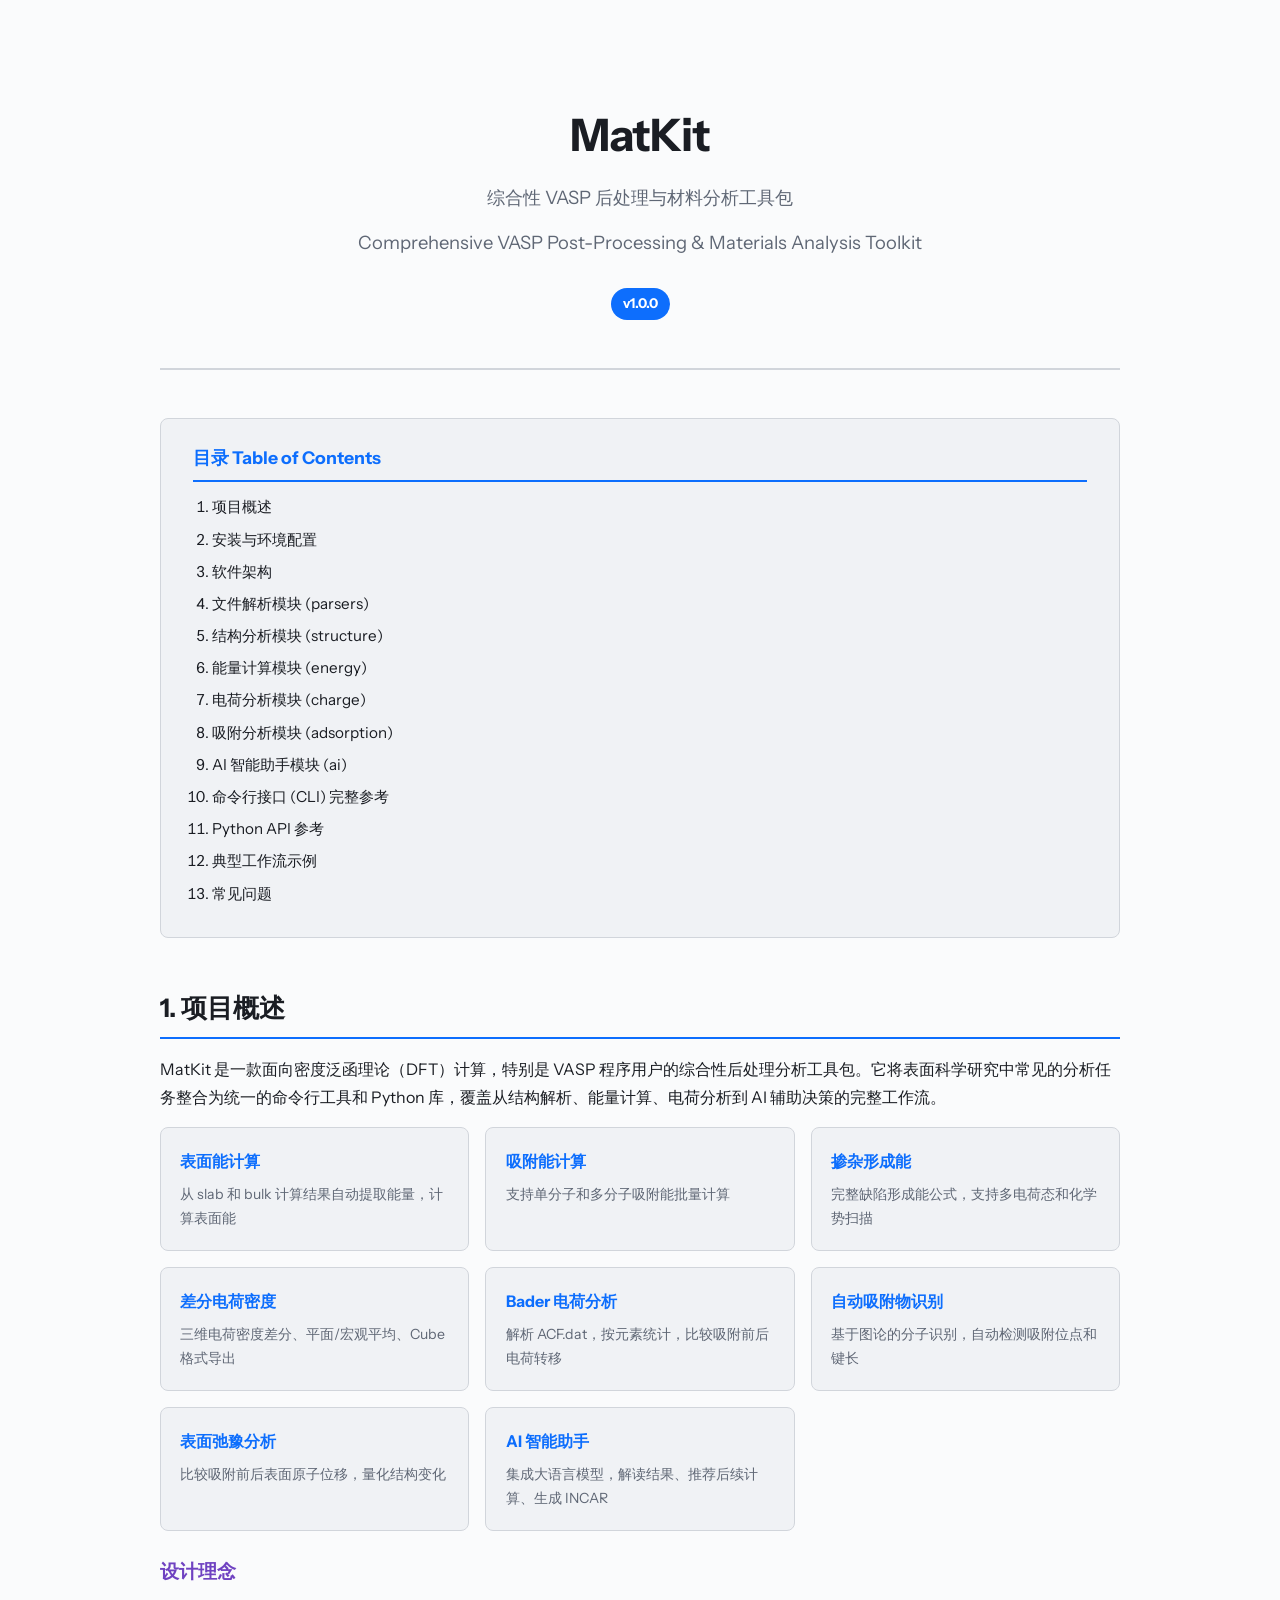
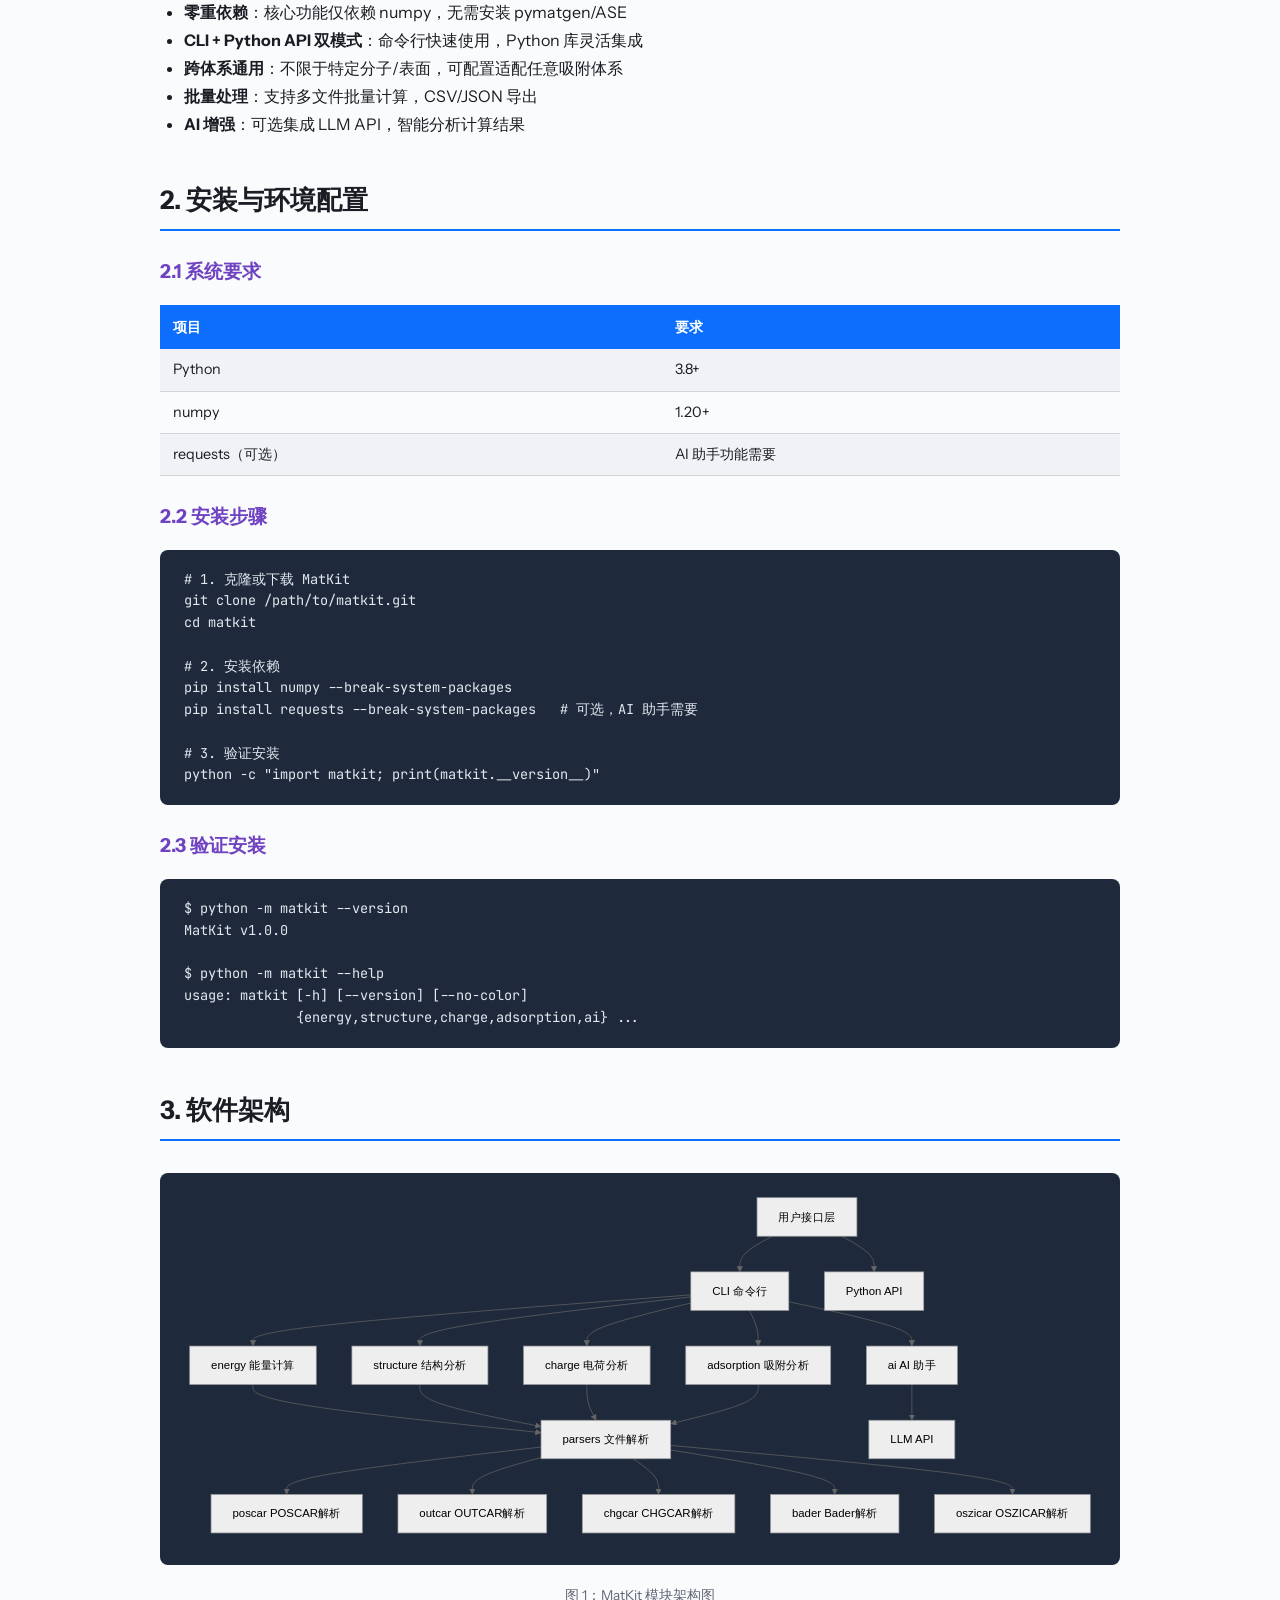
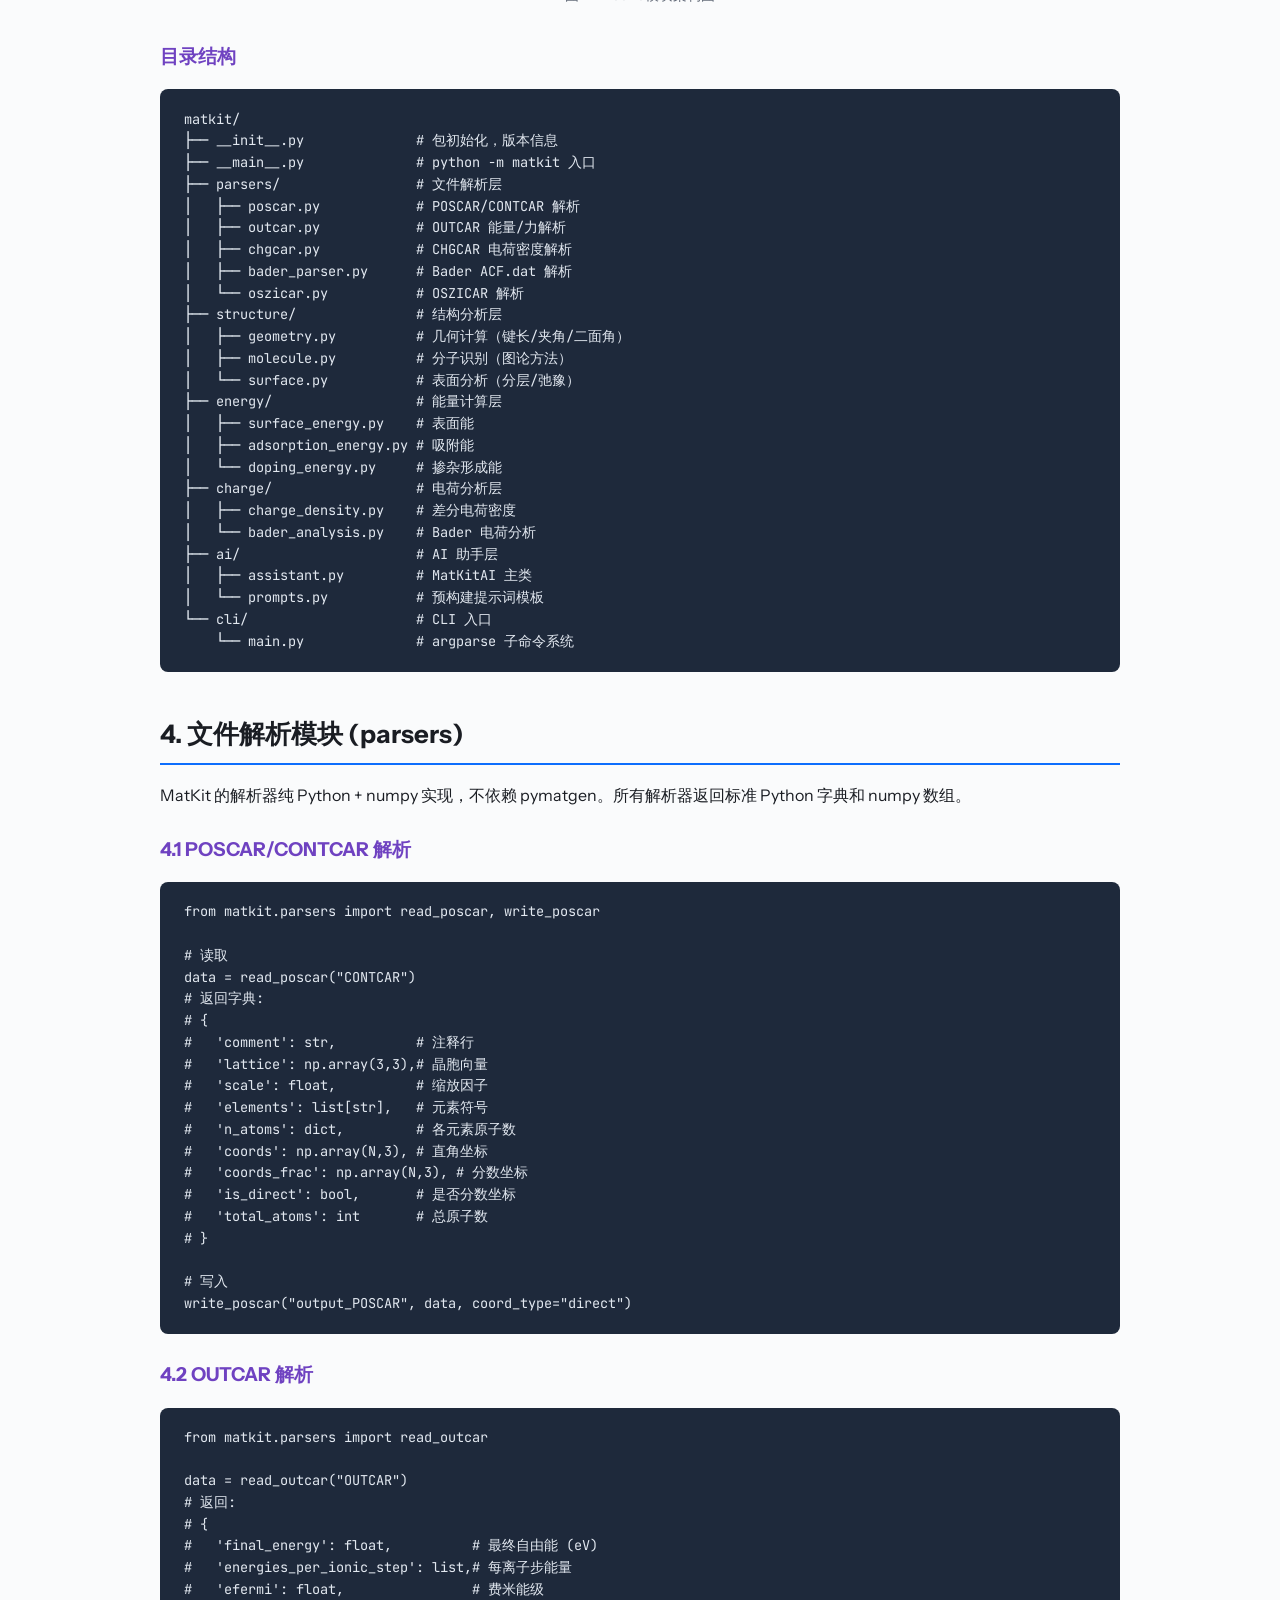
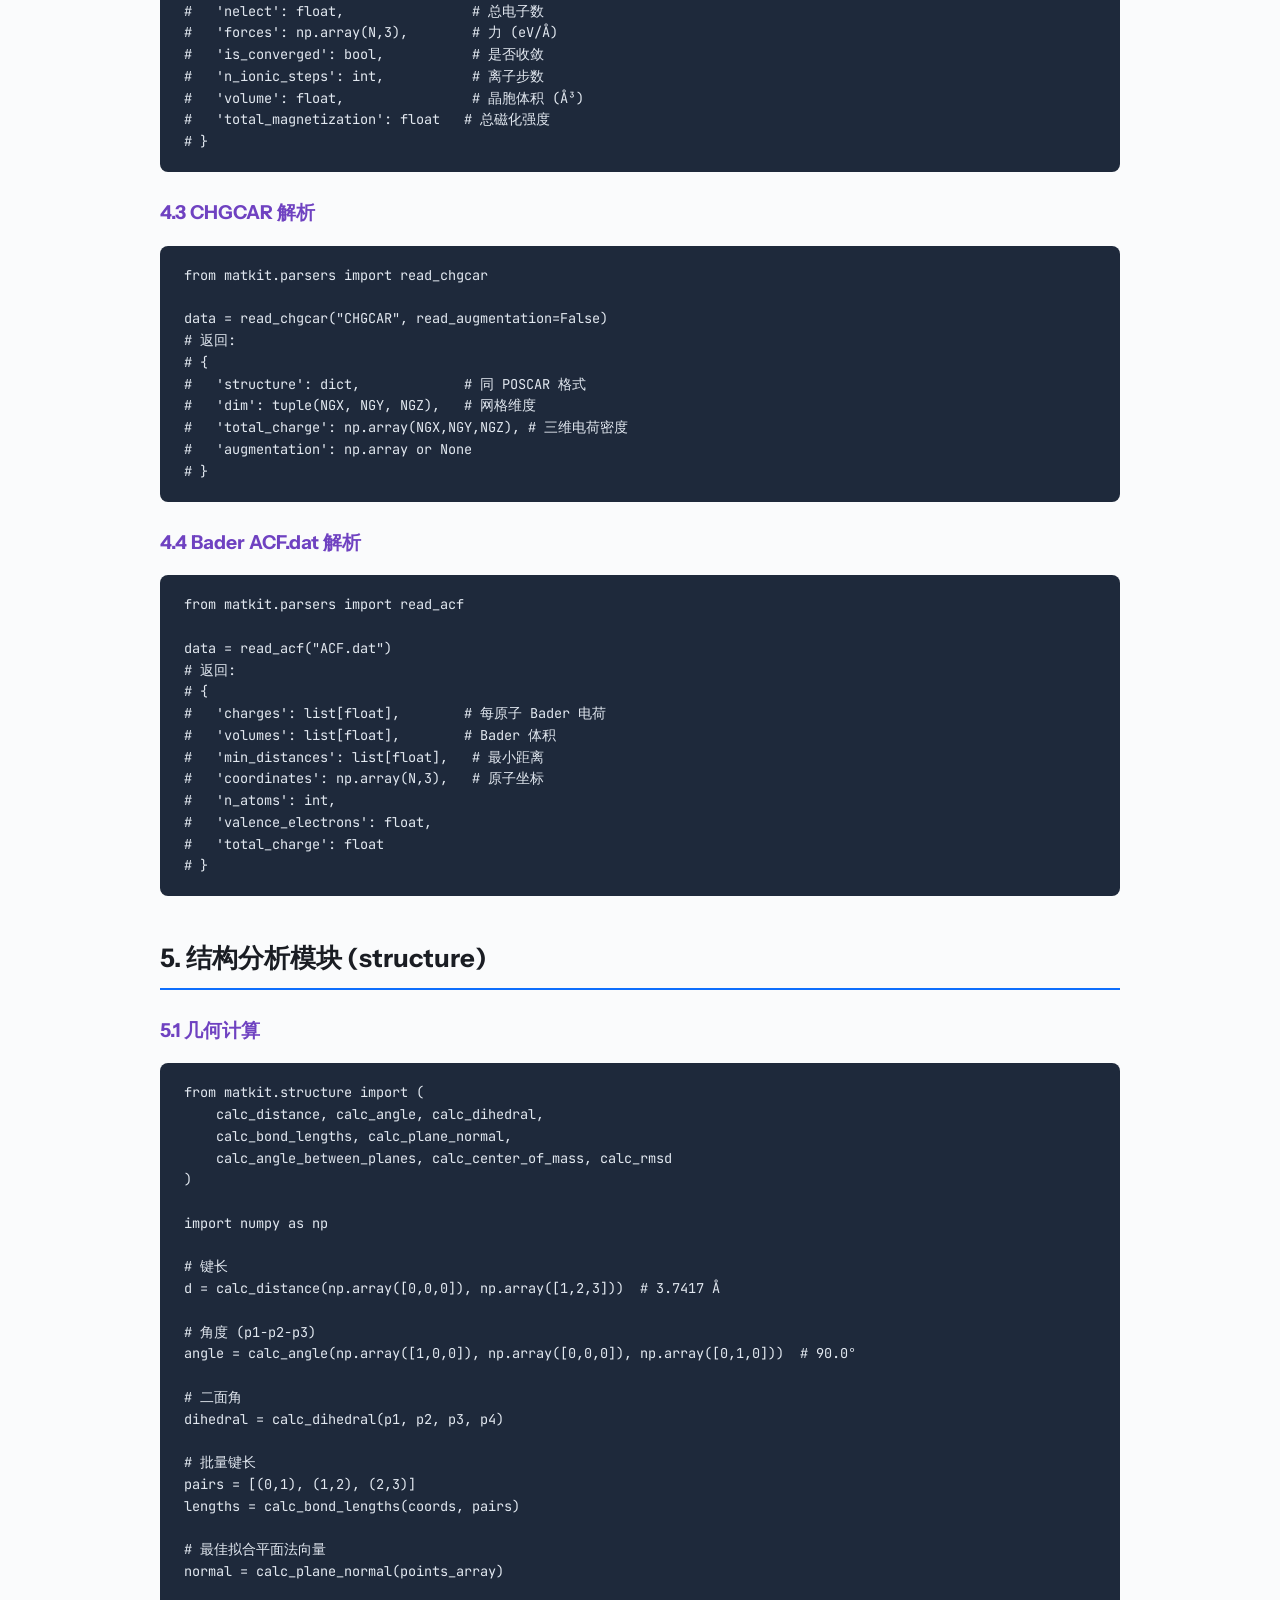
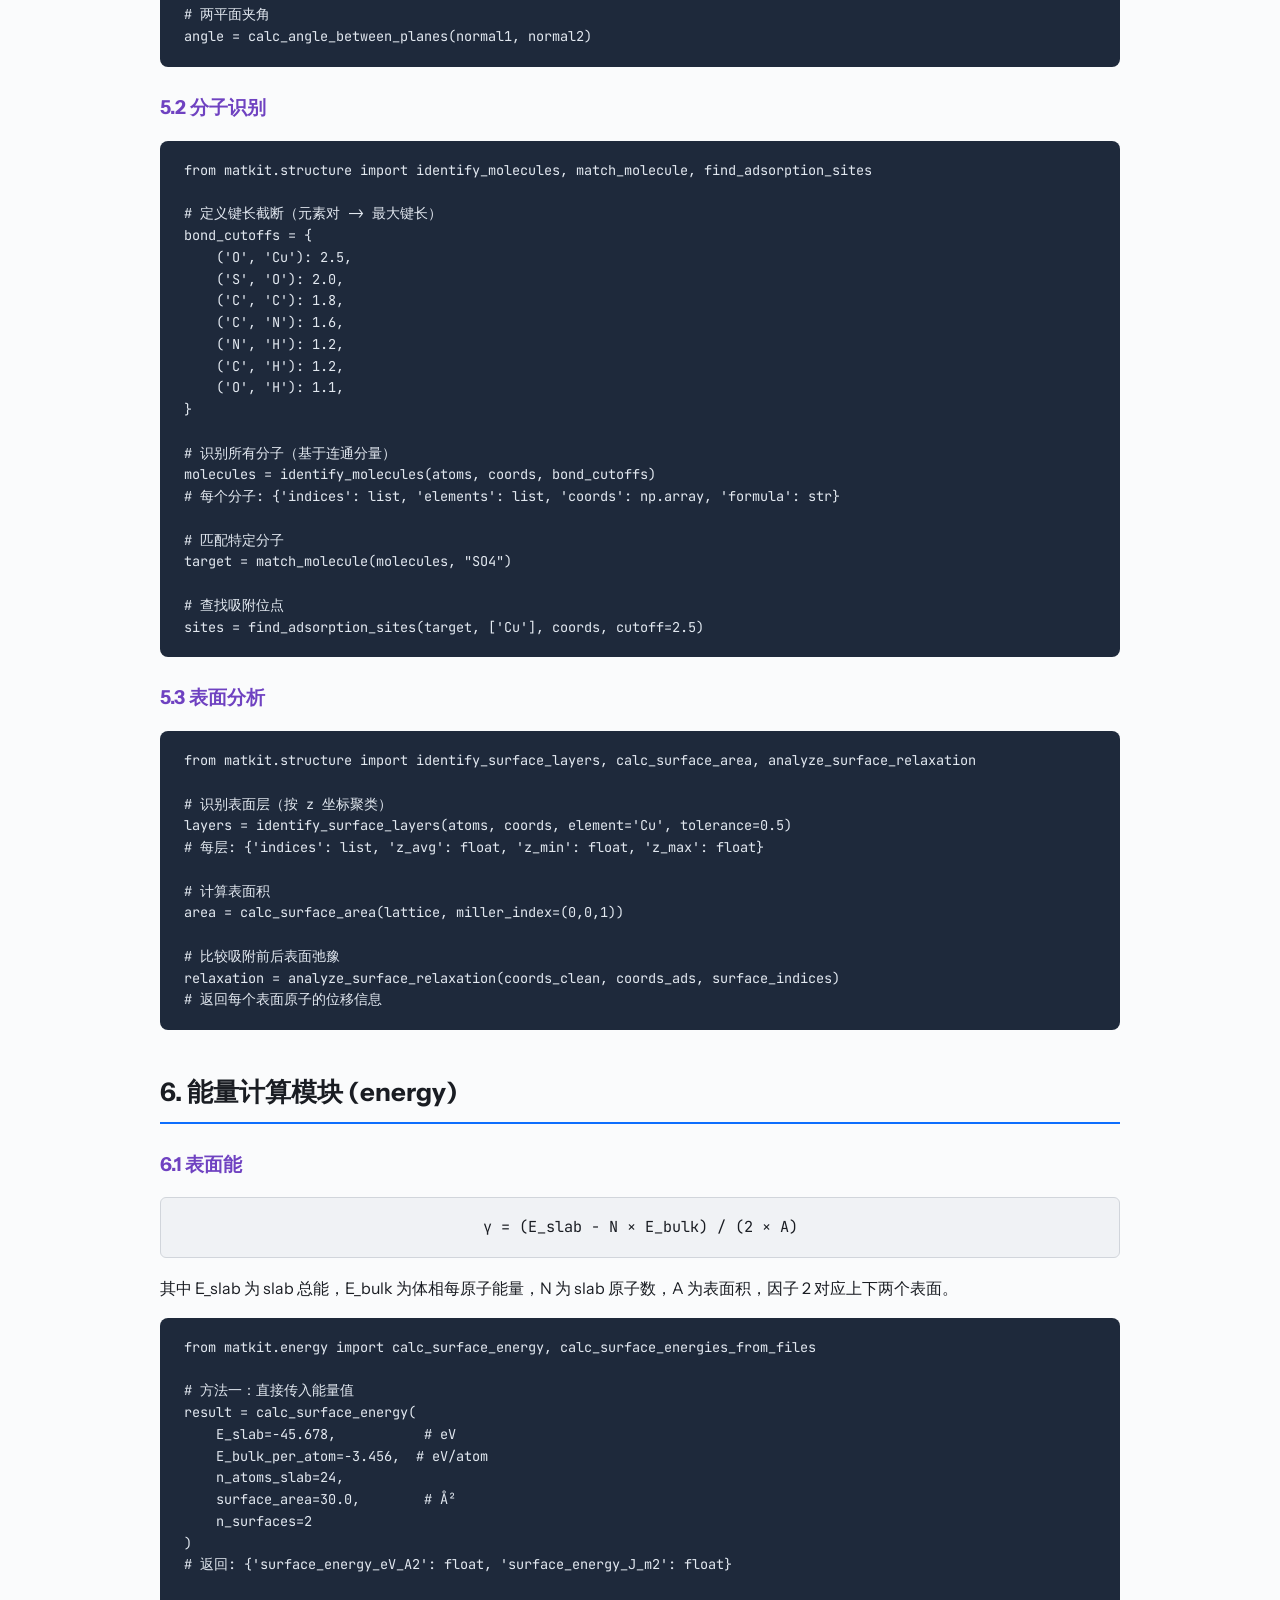
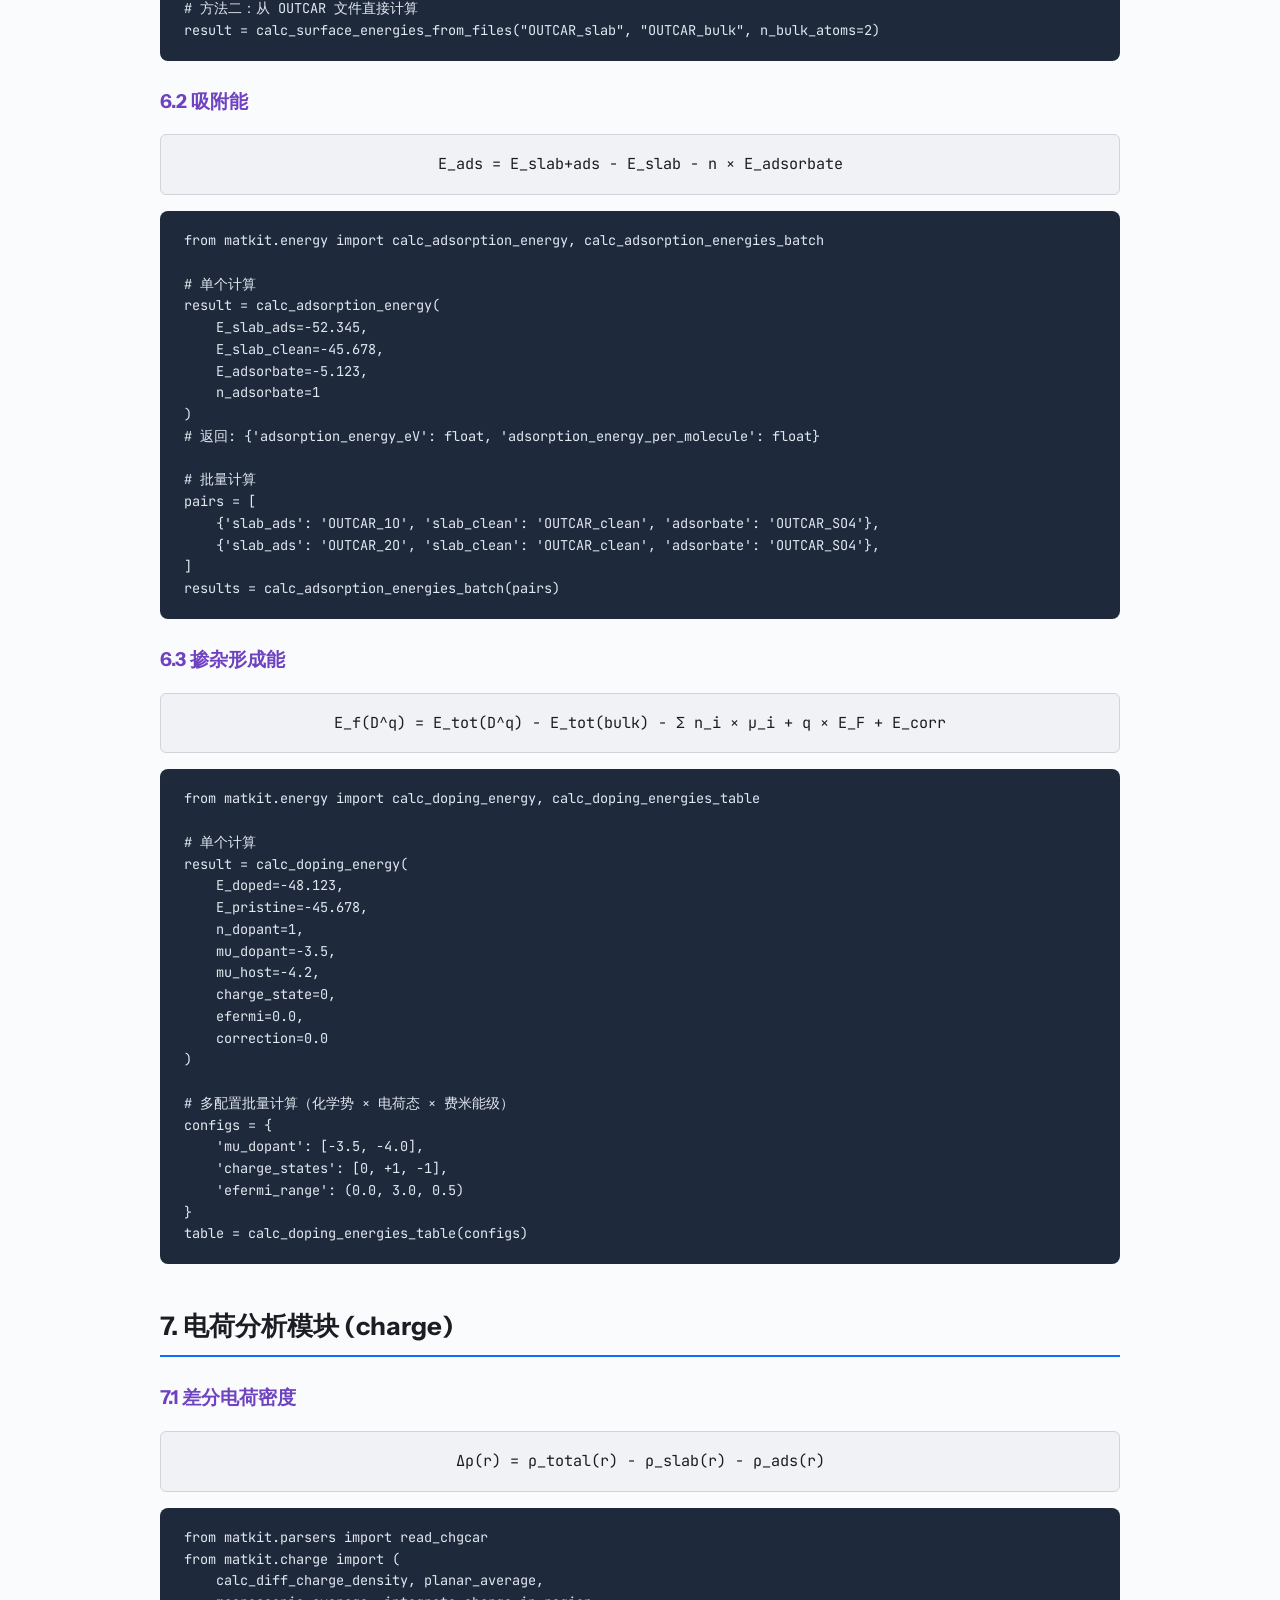
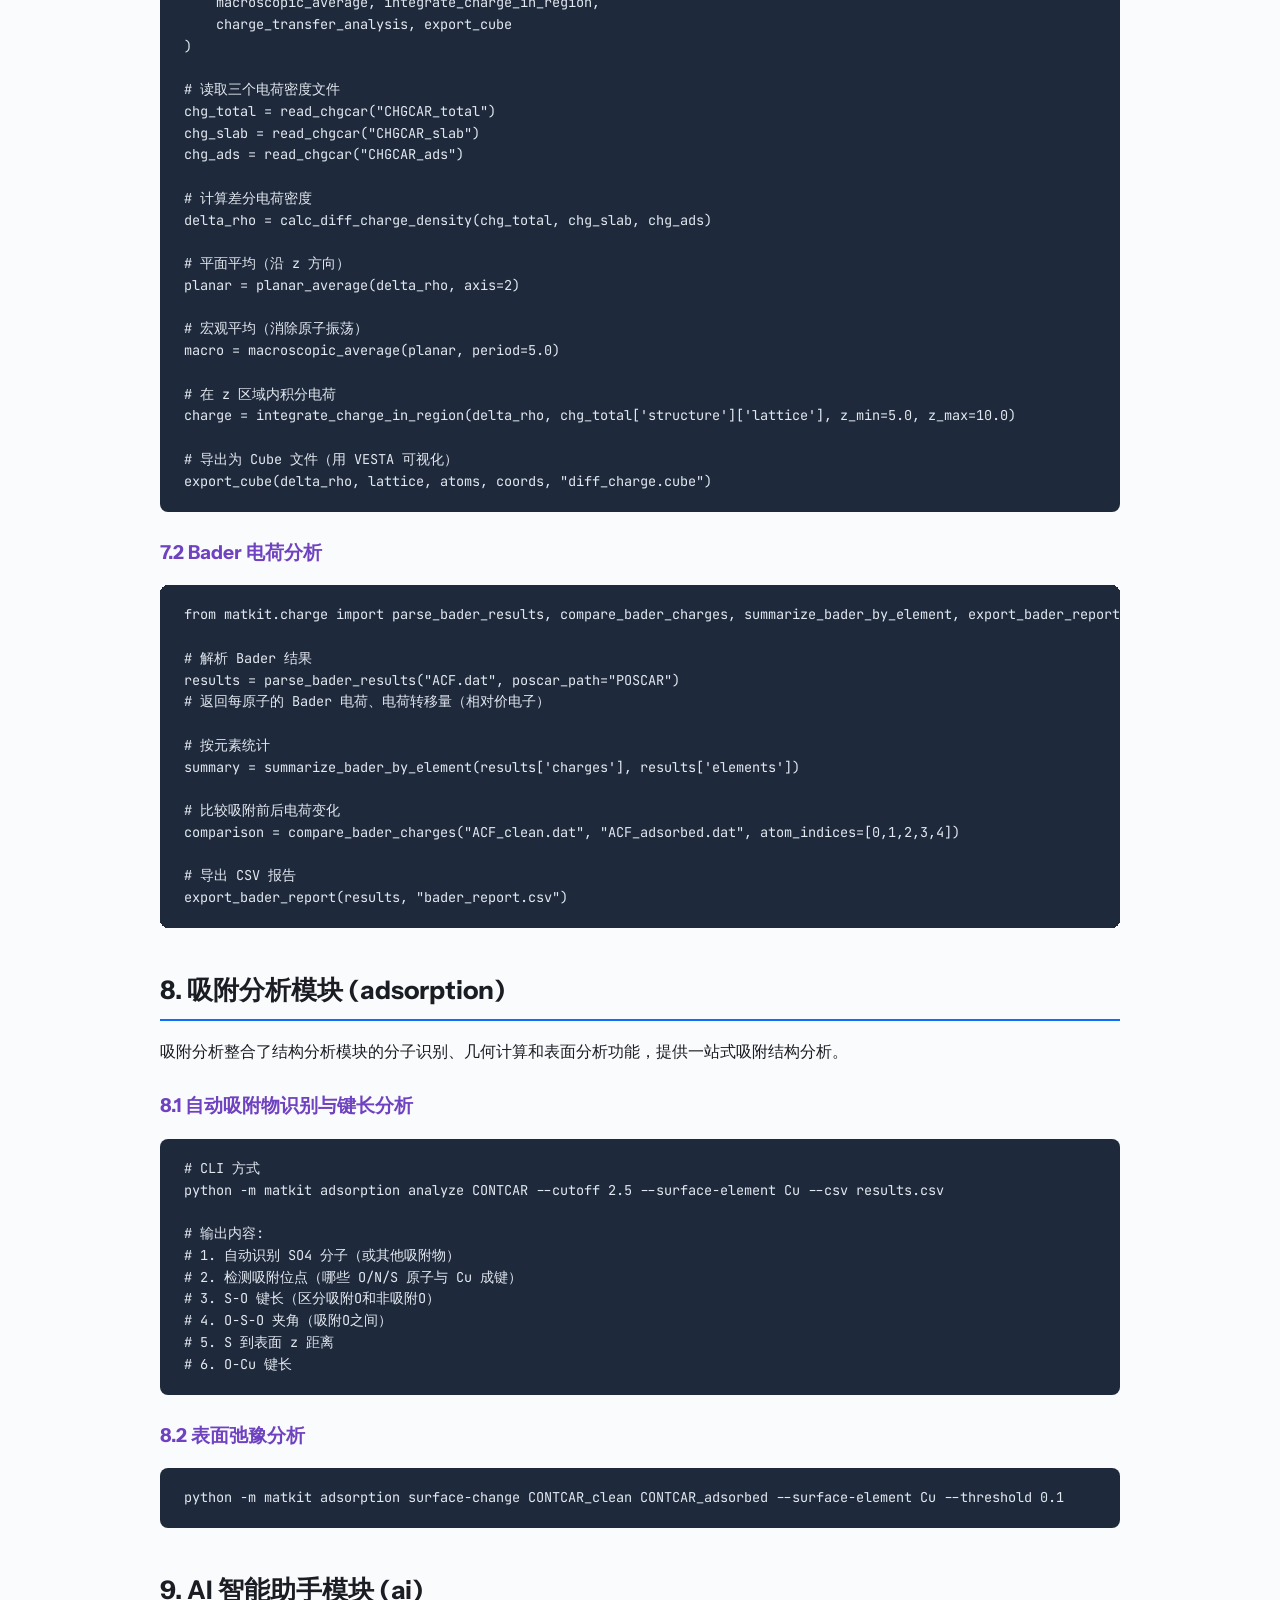
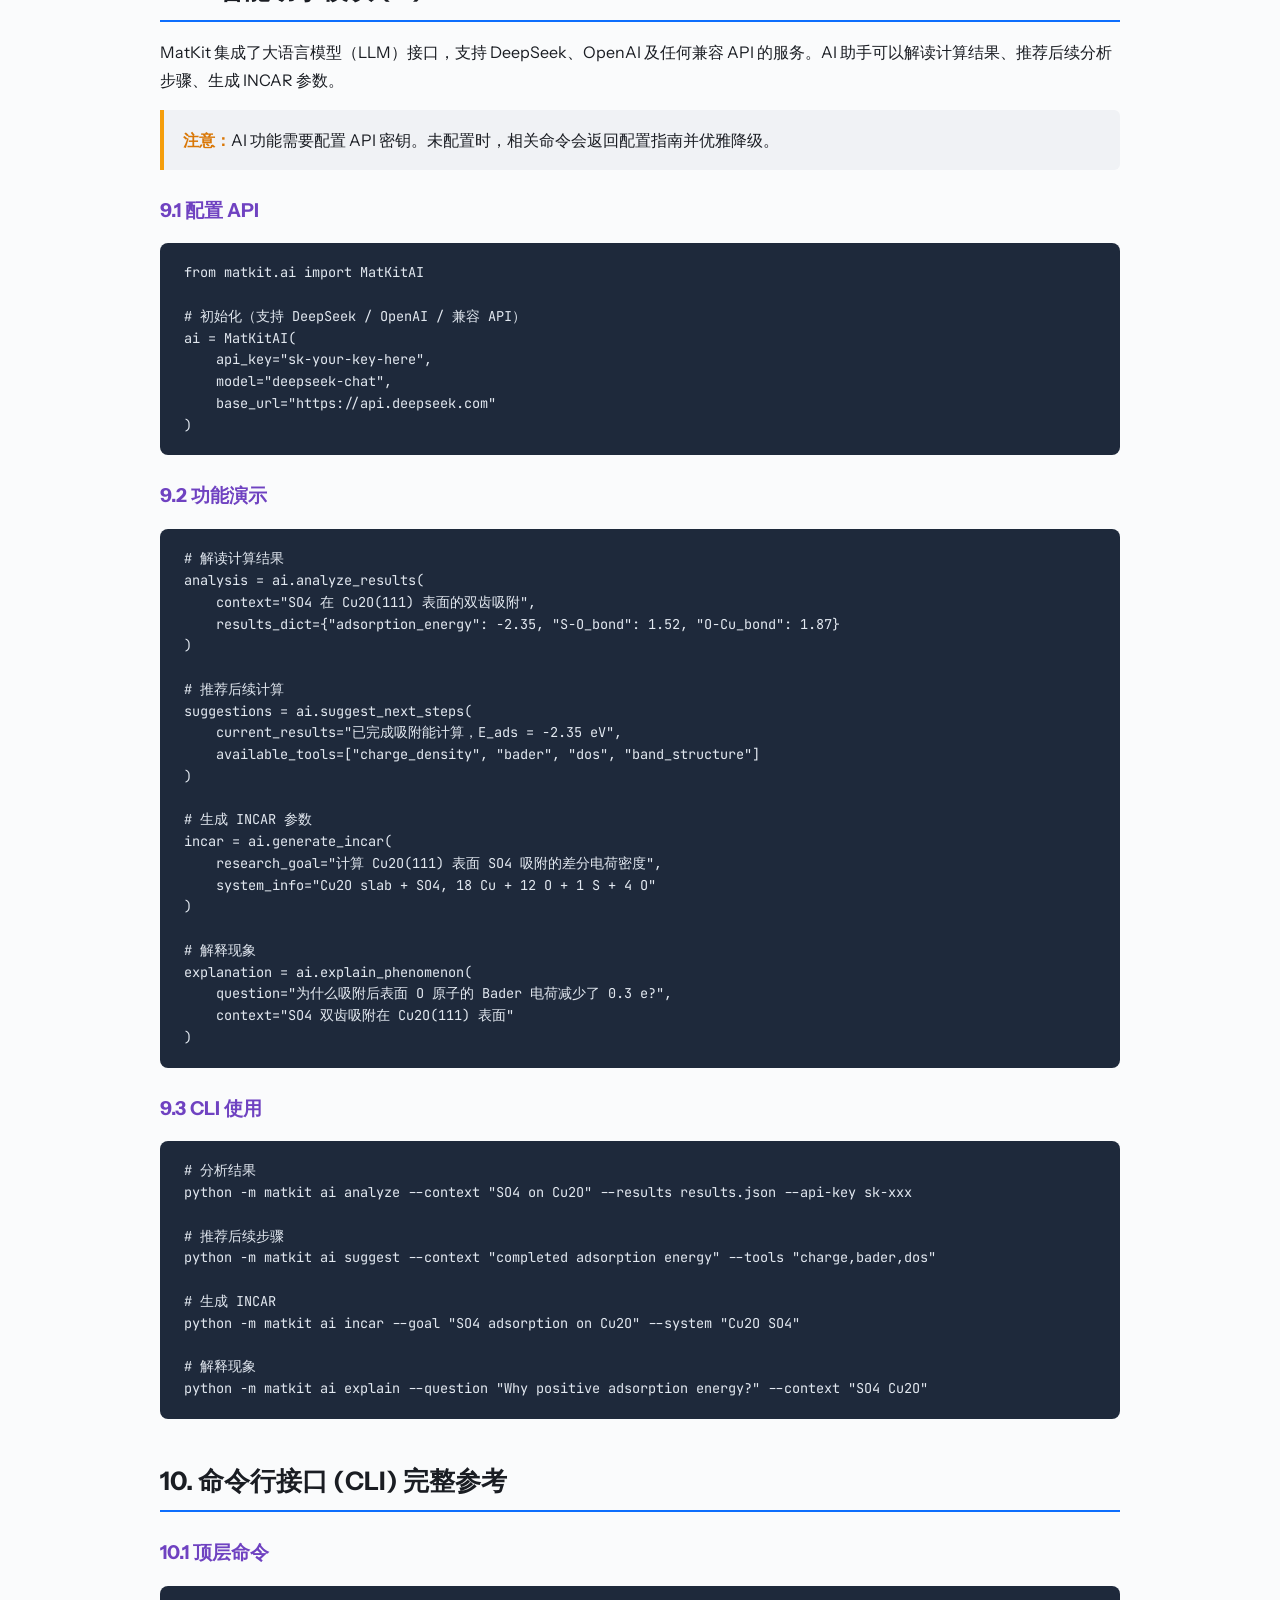
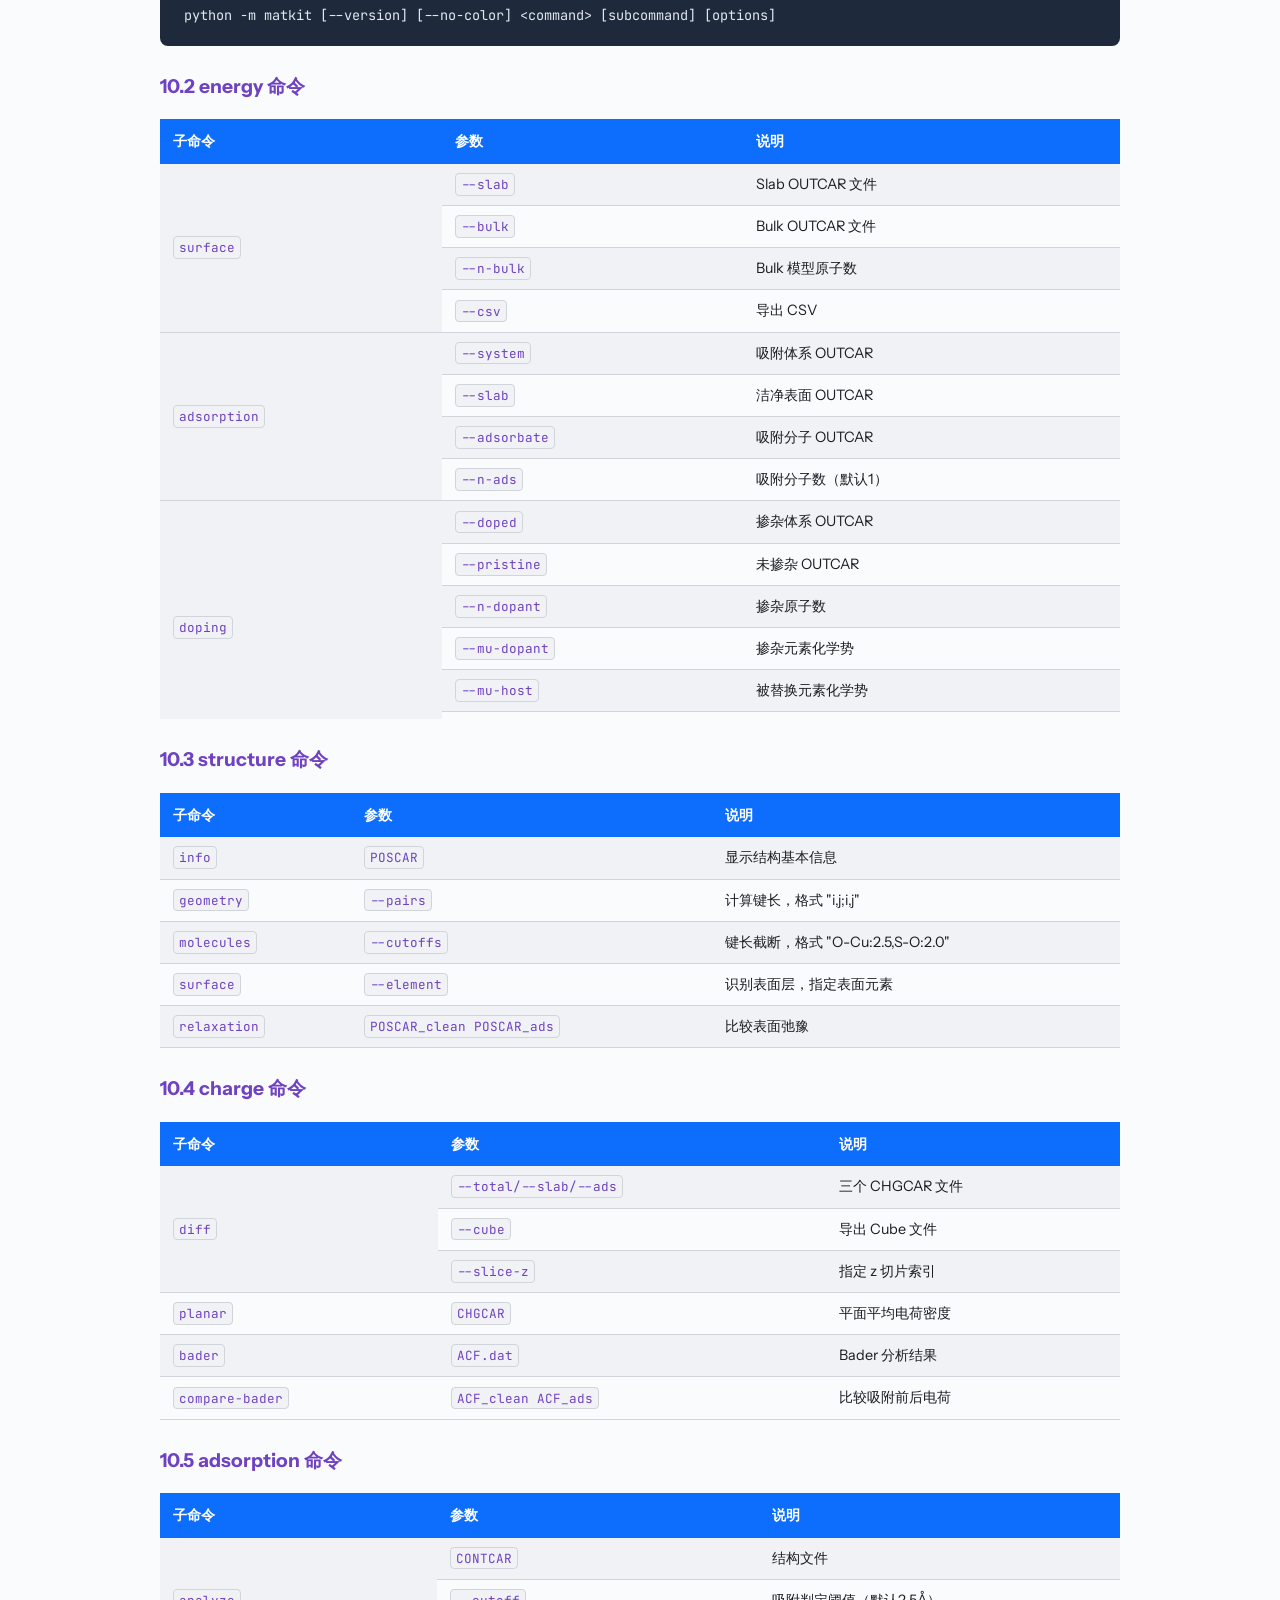
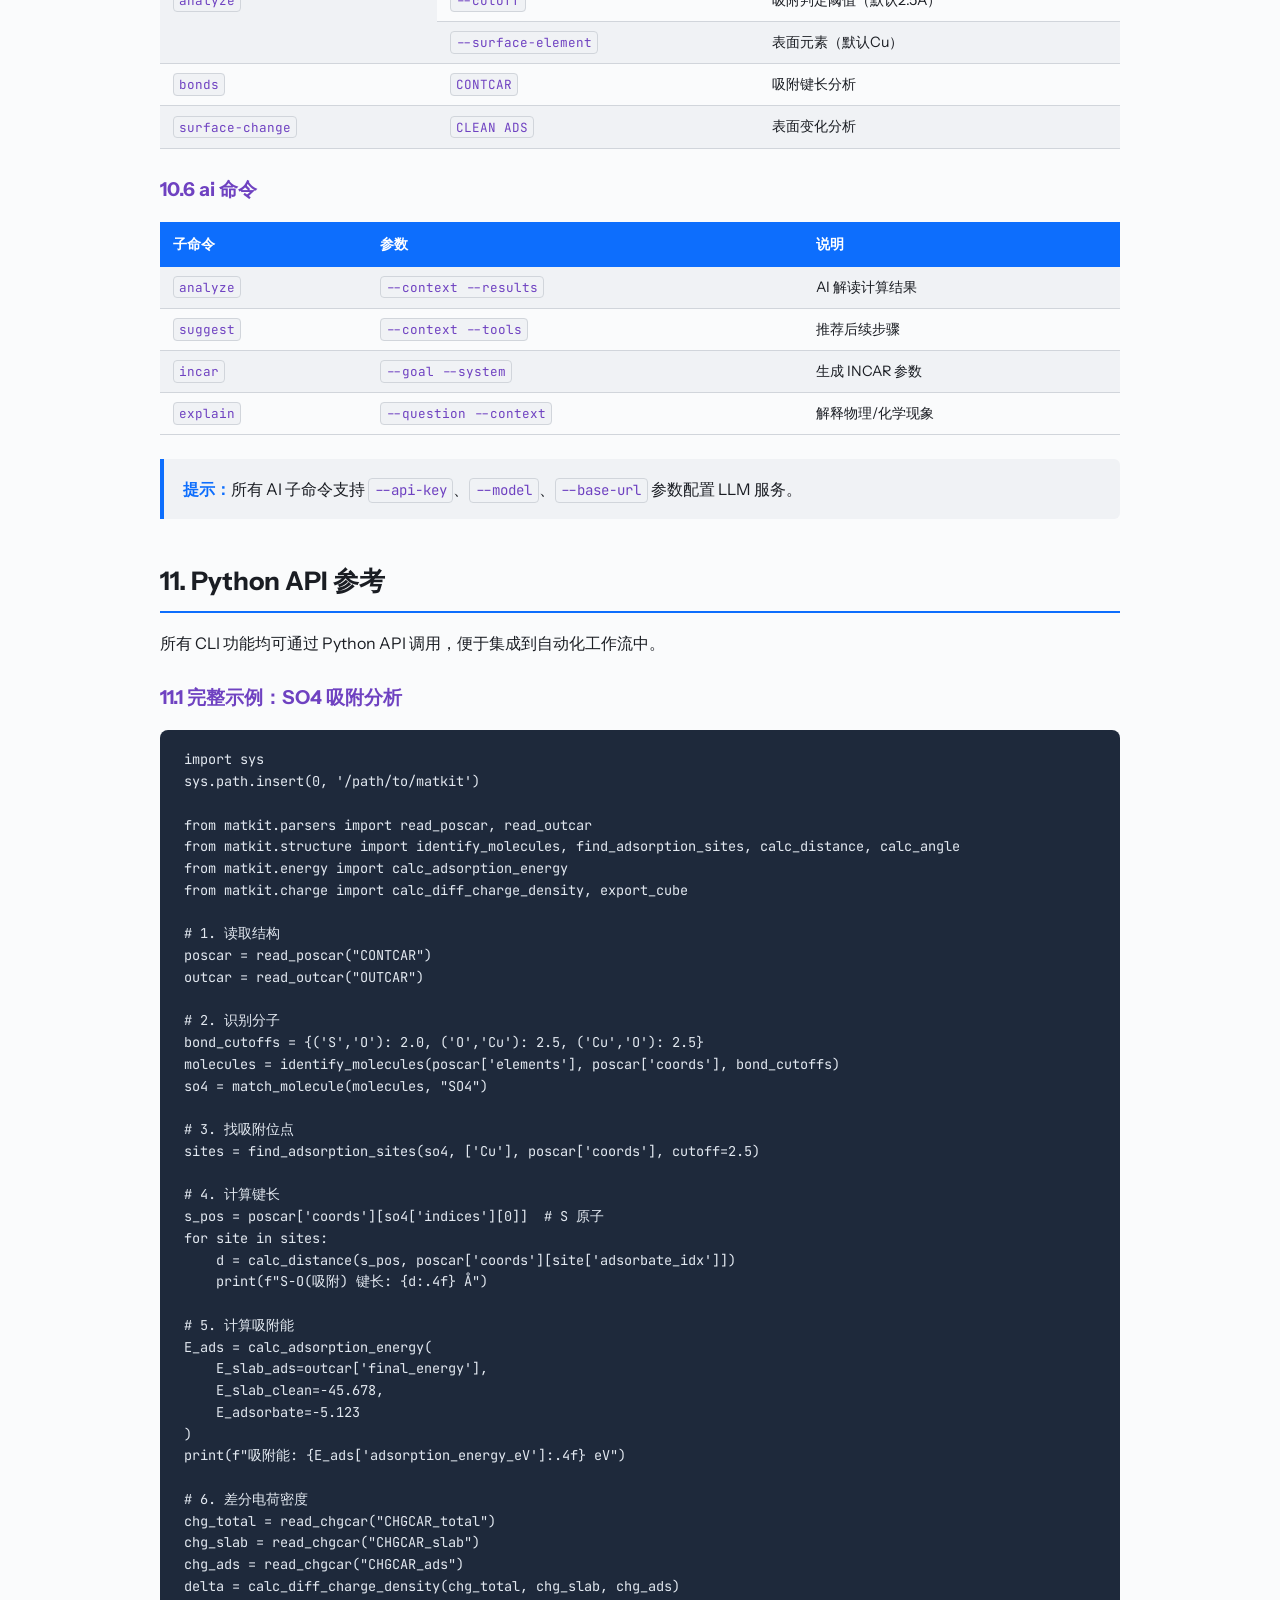
<file: matkit-manual/matkit-manual.html>
<!-- Generated by Trae Work -->
<!DOCTYPE html>
<html lang="zh-CN">
<head>
  <meta charset="UTF-8">
  <meta name="viewport" content="width=device-width, initial-scale=1.0">
  <title>MatKit v1.0 使用手册</title>
  <style>
    @font-face {
      font-family: 'InstrumentSans';
      src: url('./_shared/fonts/InstrumentSans-Regular.ttf') format('truetype');
      font-weight: 400;
    }
    @font-face {
      font-family: 'InstrumentSans';
      src: url('./_shared/fonts/InstrumentSans-Bold.ttf') format('truetype');
      font-weight: 700;
    }
    @font-face {
      font-family: 'JetBrainsMono';
      src: url('./_shared/fonts/JetBrainsMono-Regular.ttf') format('truetype');
      font-weight: 400;
    }
  </style>
  <style>
    :root {
      --bg: #fafbfc;
      --bg2: #f0f2f5;
      --ink: #1a1d23;
      --muted: #5f6775;
      --rule: #d1d5db;
      --accent: #0d6efd;
      --accent2: #6f42c1;
      --font: 'InstrumentSans', system-ui, sans-serif;
      --font-mono: 'JetBrainsMono', 'Courier New', monospace;
      --max: 960px;
    }
    *, *::before, *::after { box-sizing: border-box; margin: 0; padding: 0; }
    html { font-size: 16px; scroll-behavior: smooth; }
    body {
      font-family: var(--font);
      color: var(--ink);
      background: var(--bg);
      line-height: 1.75;
      padding: 2rem 1rem;
    }
    article.page { max-width: var(--max); margin: 0 auto; }

    /* Hero */
    .hero {
      text-align: center;
      padding: 4rem 1rem 3rem;
      border-bottom: 2px solid var(--rule);
      margin-bottom: 3rem;
    }
    .hero h1 { font-size: 2.8rem; font-weight: 700; letter-spacing: -0.02em; margin-bottom: 0.5rem; }
    .hero .subtitle { font-size: 1.15rem; color: var(--muted); font-weight: 400; }
    .hero .version-badge {
      display: inline-block; margin-top: 1rem; padding: 0.25rem 0.75rem;
      background: var(--accent); color: #fff; border-radius: 999px; font-size: 0.85rem; font-weight: 700;
    }

    /* Nav */
    .toc {
      background: var(--bg2); border: 1px solid var(--rule); border-radius: 8px;
      padding: 1.5rem 2rem; margin-bottom: 3rem;
    }
    .toc h2 { font-size: 1.1rem; font-weight: 700; margin-bottom: 0.75rem; color: var(--accent); }
    .toc ol { padding-left: 1.2rem; }
    .toc li { margin-bottom: 0.35rem; font-size: 0.95rem; }
    .toc a { color: var(--ink); text-decoration: none; }
    .toc a:hover { color: var(--accent); text-decoration: underline; }

    /* Sections */
    section { margin-bottom: 2.5rem; }
    h2 {
      font-size: 1.6rem; font-weight: 700; margin-bottom: 1rem;
      padding-bottom: 0.4rem; border-bottom: 2px solid var(--accent);
    }
    h3 {
      font-size: 1.2rem; font-weight: 700; margin: 1.5rem 0 0.6rem;
      color: var(--accent2);
    }
    h4 { font-size: 1.05rem; font-weight: 700; margin: 1rem 0 0.4rem; color: var(--ink); }

    p { margin-bottom: 0.8rem; }

    /* Code blocks */
    pre {
      background: #1e293b; color: #e2e8f0; padding: 1.2rem 1.5rem;
      border-radius: 8px; overflow-x: auto; margin: 1rem 0 1.2rem;
      font-family: var(--font-mono); font-size: 0.85rem; line-height: 1.6;
    }
    code {
      font-family: var(--font-mono); font-size: 0.88em;
    }
    :not(pre) > code {
      background: var(--bg2); padding: 0.15em 0.4em; border-radius: 4px;
      border: 1px solid var(--rule); color: var(--accent2);
    }

    /* Tables */
    .table-wrap { overflow-x: auto; margin: 1rem 0 1.5rem; max-height: 600px; overflow-y: auto; }
    table {
      width: 100%; border-collapse: collapse; font-size: 0.9rem;
    }
    th {
      background: var(--accent); color: #fff; padding: 0.6rem 0.8rem;
      text-align: left; font-weight: 600; white-space: nowrap;
    }
    td { padding: 0.5rem 0.8rem; border-bottom: 1px solid var(--rule); }
    tr:nth-child(even) td { background: var(--bg2); }
    tr:hover td { background: #e8f0fe; }

    /* Callout */
    .callout {
      border-left: 4px solid var(--accent); background: var(--bg2);
      padding: 1rem 1.2rem; border-radius: 0 6px 6px 0; margin: 1rem 0;
    }
    .callout.warn { border-left-color: #f59e0b; }
    .callout strong { color: var(--accent); }
    .callout.warn strong { color: #d97706; }

    /* Feature cards */
    .feature-grid {
      display: grid; grid-template-columns: repeat(auto-fit, minmax(260px, 1fr));
      gap: 1rem; margin: 1rem 0 1.5rem;
    }
    .feature-card {
      background: var(--bg2); border: 1px solid var(--rule); border-radius: 8px;
      padding: 1.2rem; transition: border-color 0.2s;
    }
    .feature-card:hover { border-color: var(--accent); }
    .feature-card h4 { color: var(--accent); margin: 0 0 0.4rem; font-size: 1rem; }
    .feature-card p { font-size: 0.88rem; color: var(--muted); margin: 0; }

    /* Diagram */
    .diagram { margin: 2rem 0; text-align: center; }
    .diagram figcaption { font-size: 0.85rem; color: var(--muted); margin-top: 0.5rem; }

    /* Formula */
    .formula {
      background: var(--bg2); border: 1px solid var(--rule); border-radius: 6px;
      padding: 1rem 1.5rem; margin: 1rem 0; font-family: var(--font-mono);
      font-size: 0.95rem; text-align: center; overflow-x: auto;
    }

    /* Footer */
    footer {
      margin-top: 3rem; padding-top: 1.5rem; border-top: 2px solid var(--rule);
      font-size: 0.85rem; color: var(--muted);
    }

    /* Responsive */
    @media (max-width: 768px) {
      .hero h1 { font-size: 2rem; }
      .feature-grid { grid-template-columns: 1fr; }
      pre { font-size: 0.78rem; }
    }

    /* Mermaid overrides */
    .mermaid { font-family: var(--font); }
  </style>
</head>
<body>
<article class="page">

  <!-- Hero -->
  <header class="hero">
    <h1>MatKit</h1>
    <p class="subtitle">综合性 VASP 后处理与材料分析工具包</p>
    <p class="subtitle">Comprehensive VASP Post-Processing &amp; Materials Analysis Toolkit</p>
    <span class="version-badge">v1.0.0</span>
  </header>

  <!-- TOC -->
  <nav class="toc">
    <h2>目录 Table of Contents</h2>
    <ol>
      <li><a href="#overview">项目概述</a></li>
      <li><a href="#install">安装与环境配置</a></li>
      <li><a href="#architecture">软件架构</a></li>
      <li><a href="#parsers">文件解析模块 (parsers)</a></li>
      <li><a href="#structure">结构分析模块 (structure)</a></li>
      <li><a href="#energy">能量计算模块 (energy)</a></li>
      <li><a href="#charge">电荷分析模块 (charge)</a></li>
      <li><a href="#adsorption">吸附分析模块 (adsorption)</a></li>
      <li><a href="#ai">AI 智能助手模块 (ai)</a></li>
      <li><a href="#cli">命令行接口 (CLI) 完整参考</a></li>
      <li><a href="#python-api">Python API 参考</a></li>
      <li><a href="#workflow">典型工作流示例</a></li>
      <li><a href="#faq">常见问题</a></li>
    </ol>
  </nav>

  <main>

    <!-- 1. Overview -->
    <section id="overview">
      <h2>1. 项目概述</h2>
      <p>MatKit 是一款面向密度泛函理论（DFT）计算，特别是 VASP 程序用户的综合性后处理分析工具包。它将表面科学研究中常见的分析任务整合为统一的命令行工具和 Python 库，覆盖从结构解析、能量计算、电荷分析到 AI 辅助决策的完整工作流。</p>

      <div class="feature-grid">
        <div class="feature-card">
          <h4>表面能计算</h4>
          <p>从 slab 和 bulk 计算结果自动提取能量，计算表面能</p>
        </div>
        <div class="feature-card">
          <h4>吸附能计算</h4>
          <p>支持单分子和多分子吸附能批量计算</p>
        </div>
        <div class="feature-card">
          <h4>掺杂形成能</h4>
          <p>完整缺陷形成能公式，支持多电荷态和化学势扫描</p>
        </div>
        <div class="feature-card">
          <h4>差分电荷密度</h4>
          <p>三维电荷密度差分、平面/宏观平均、Cube 格式导出</p>
        </div>
        <div class="feature-card">
          <h4>Bader 电荷分析</h4>
          <p>解析 ACF.dat，按元素统计，比较吸附前后电荷转移</p>
        </div>
        <div class="feature-card">
          <h4>自动吸附物识别</h4>
          <p>基于图论的分子识别，自动检测吸附位点和键长</p>
        </div>
        <div class="feature-card">
          <h4>表面弛豫分析</h4>
          <p>比较吸附前后表面原子位移，量化结构变化</p>
        </div>
        <div class="feature-card">
          <h4>AI 智能助手</h4>
          <p>集成大语言模型，解读结果、推荐后续计算、生成 INCAR</p>
        </div>
      </div>

      <h3>设计理念</h3>
      <ul style="margin-left:1.5rem;margin-bottom:1rem;">
        <li><strong>零重依赖</strong>：核心功能仅依赖 numpy，无需安装 pymatgen/ASE</li>
        <li><strong>CLI + Python API 双模式</strong>：命令行快速使用，Python 库灵活集成</li>
        <li><strong>跨体系通用</strong>：不限于特定分子/表面，可配置适配任意吸附体系</li>
        <li><strong>批量处理</strong>：支持多文件批量计算，CSV/JSON 导出</li>
        <li><strong>AI 增强</strong>：可选集成 LLM API，智能分析计算结果</li>
      </ul>
    </section>

    <!-- 2. Install -->
    <section id="install">
      <h2>2. 安装与环境配置</h2>

      <h3>2.1 系统要求</h3>
      <div class="table-wrap"><table>
        <tr><th>项目</th><th>要求</th></tr>
        <tr><td>Python</td><td>3.8+</td></tr>
        <tr><td>numpy</td><td>1.20+</td></tr>
        <tr><td>requests（可选）</td><td>AI 助手功能需要</td></tr>
      </table></div>

      <h3>2.2 安装步骤</h3>
<pre>
# 1. 克隆或下载 MatKit
git clone /path/to/matkit.git
cd matkit

# 2. 安装依赖
pip install numpy --break-system-packages
pip install requests --break-system-packages   # 可选，AI 助手需要

# 3. 验证安装
python -c "import matkit; print(matkit.__version__)"
</pre>

      <h3>2.3 验证安装</h3>
<pre>
$ python -m matkit --version
MatKit v1.0.0

$ python -m matkit --help
usage: matkit [-h] [--version] [--no-color]
              {energy,structure,charge,adsorption,ai} ...
</pre>
    </section>

    <!-- 3. Architecture -->
    <section id="architecture">
      <h2>3. 软件架构</h2>

      <figure class="diagram">
        <pre class="mermaid">
graph TD
    A[用户接口层] --> B[CLI 命令行]
    A --> C[Python API]
    B --> D[energy 能量计算]
    B --> E[structure 结构分析]
    B --> F[charge 电荷分析]
    B --> G[adsorption 吸附分析]
    B --> H[ai AI 助手]
    D --> I[parsers 文件解析]
    E --> I
    F --> I
    G --> I
    I --> J[poscar POSCAR解析]
    I --> K[outcar OUTCAR解析]
    I --> L[chgcar CHGCAR解析]
    I --> M[bader Bader解析]
    I --> N[oszicar OSZICAR解析]
    H --> O[LLM API]
        </pre>
        <figcaption>图 1：MatKit 模块架构图</figcaption>
      </figure>

      <h3>目录结构</h3>
<pre>
matkit/
├── __init__.py              # 包初始化，版本信息
├── __main__.py              # python -m matkit 入口
├── parsers/                 # 文件解析层
│   ├── poscar.py            # POSCAR/CONTCAR 解析
│   ├── outcar.py            # OUTCAR 能量/力解析
│   ├── chgcar.py            # CHGCAR 电荷密度解析
│   ├── bader_parser.py      # Bader ACF.dat 解析
│   └── oszicar.py           # OSZICAR 解析
├── structure/               # 结构分析层
│   ├── geometry.py          # 几何计算（键长/夹角/二面角）
│   ├── molecule.py          # 分子识别（图论方法）
│   └── surface.py           # 表面分析（分层/弛豫）
├── energy/                  # 能量计算层
│   ├── surface_energy.py    # 表面能
│   ├── adsorption_energy.py # 吸附能
│   └── doping_energy.py     # 掺杂形成能
├── charge/                  # 电荷分析层
│   ├── charge_density.py    # 差分电荷密度
│   └── bader_analysis.py    # Bader 电荷分析
├── ai/                      # AI 助手层
│   ├── assistant.py         # MatKitAI 主类
│   └── prompts.py           # 预构建提示词模板
└── cli/                     # CLI 入口
    └── main.py              # argparse 子命令系统
</pre>
    </section>

    <!-- 4. Parsers -->
    <section id="parsers">
      <h2>4. 文件解析模块 (parsers)</h2>
      <p>MatKit 的解析器纯 Python + numpy 实现，不依赖 pymatgen。所有解析器返回标准 Python 字典和 numpy 数组。</p>

      <h3>4.1 POSCAR/CONTCAR 解析</h3>
<pre>
from matkit.parsers import read_poscar, write_poscar

# 读取
data = read_poscar("CONTCAR")
# 返回字典:
# {
#   'comment': str,          # 注释行
#   'lattice': np.array(3,3),# 晶胞向量
#   'scale': float,          # 缩放因子
#   'elements': list[str],   # 元素符号
#   'n_atoms': dict,         # 各元素原子数
#   'coords': np.array(N,3), # 直角坐标
#   'coords_frac': np.array(N,3), # 分数坐标
#   'is_direct': bool,       # 是否分数坐标
#   'total_atoms': int       # 总原子数
# }

# 写入
write_poscar("output_POSCAR", data, coord_type="direct")
</pre>

      <h3>4.2 OUTCAR 解析</h3>
<pre>
from matkit.parsers import read_outcar

data = read_outcar("OUTCAR")
# 返回:
# {
#   'final_energy': float,          # 最终自由能 (eV)
#   'energies_per_ionic_step': list,# 每离子步能量
#   'efermi': float,                # 费米能级
#   'nelect': float,                # 总电子数
#   'forces': np.array(N,3),        # 力 (eV/Å)
#   'is_converged': bool,           # 是否收敛
#   'n_ionic_steps': int,           # 离子步数
#   'volume': float,                # 晶胞体积 (Å³)
#   'total_magnetization': float   # 总磁化强度
# }
</pre>

      <h3>4.3 CHGCAR 解析</h3>
<pre>
from matkit.parsers import read_chgcar

data = read_chgcar("CHGCAR", read_augmentation=False)
# 返回:
# {
#   'structure': dict,             # 同 POSCAR 格式
#   'dim': tuple(NGX, NGY, NGZ),   # 网格维度
#   'total_charge': np.array(NGX,NGY,NGZ), # 三维电荷密度
#   'augmentation': np.array or None
# }
</pre>

      <h3>4.4 Bader ACF.dat 解析</h3>
<pre>
from matkit.parsers import read_acf

data = read_acf("ACF.dat")
# 返回:
# {
#   'charges': list[float],        # 每原子 Bader 电荷
#   'volumes': list[float],        # Bader 体积
#   'min_distances': list[float],   # 最小距离
#   'coordinates': np.array(N,3),   # 原子坐标
#   'n_atoms': int,
#   'valence_electrons': float,
#   'total_charge': float
# }
</pre>
    </section>

    <!-- 5. Structure -->
    <section id="structure">
      <h2>5. 结构分析模块 (structure)</h2>

      <h3>5.1 几何计算</h3>
<pre>
from matkit.structure import (
    calc_distance, calc_angle, calc_dihedral,
    calc_bond_lengths, calc_plane_normal,
    calc_angle_between_planes, calc_center_of_mass, calc_rmsd
)

import numpy as np

# 键长
d = calc_distance(np.array([0,0,0]), np.array([1,2,3]))  # 3.7417 Å

# 角度 (p1-p2-p3)
angle = calc_angle(np.array([1,0,0]), np.array([0,0,0]), np.array([0,1,0]))  # 90.0°

# 二面角
dihedral = calc_dihedral(p1, p2, p3, p4)

# 批量键长
pairs = [(0,1), (1,2), (2,3)]
lengths = calc_bond_lengths(coords, pairs)

# 最佳拟合平面法向量
normal = calc_plane_normal(points_array)

# 两平面夹角
angle = calc_angle_between_planes(normal1, normal2)
</pre>

      <h3>5.2 分子识别</h3>
<pre>
from matkit.structure import identify_molecules, match_molecule, find_adsorption_sites

# 定义键长截断（元素对 -> 最大键长）
bond_cutoffs = {
    ('O', 'Cu'): 2.5,
    ('S', 'O'): 2.0,
    ('C', 'C'): 1.8,
    ('C', 'N'): 1.6,
    ('N', 'H'): 1.2,
    ('C', 'H'): 1.2,
    ('O', 'H'): 1.1,
}

# 识别所有分子（基于连通分量）
molecules = identify_molecules(atoms, coords, bond_cutoffs)
# 每个分子: {'indices': list, 'elements': list, 'coords': np.array, 'formula': str}

# 匹配特定分子
target = match_molecule(molecules, "SO4")

# 查找吸附位点
sites = find_adsorption_sites(target, ['Cu'], coords, cutoff=2.5)
</pre>

      <h3>5.3 表面分析</h3>
<pre>
from matkit.structure import identify_surface_layers, calc_surface_area, analyze_surface_relaxation

# 识别表面层（按 z 坐标聚类）
layers = identify_surface_layers(atoms, coords, element='Cu', tolerance=0.5)
# 每层: {'indices': list, 'z_avg': float, 'z_min': float, 'z_max': float}

# 计算表面积
area = calc_surface_area(lattice, miller_index=(0,0,1))

# 比较吸附前后表面弛豫
relaxation = analyze_surface_relaxation(coords_clean, coords_ads, surface_indices)
# 返回每个表面原子的位移信息
</pre>
    </section>

    <!-- 6. Energy -->
    <section id="energy">
      <h2>6. 能量计算模块 (energy)</h2>

      <h3>6.1 表面能</h3>
      <div class="formula">
        γ = (E_slab - N × E_bulk) / (2 × A)
      </div>
      <p>其中 E_slab 为 slab 总能，E_bulk 为体相每原子能量，N 为 slab 原子数，A 为表面积，因子 2 对应上下两个表面。</p>
<pre>
from matkit.energy import calc_surface_energy, calc_surface_energies_from_files

# 方法一：直接传入能量值
result = calc_surface_energy(
    E_slab=-45.678,           # eV
    E_bulk_per_atom=-3.456,  # eV/atom
    n_atoms_slab=24,
    surface_area=30.0,        # Å²
    n_surfaces=2
)
# 返回: {'surface_energy_eV_A2': float, 'surface_energy_J_m2': float}

# 方法二：从 OUTCAR 文件直接计算
result = calc_surface_energies_from_files("OUTCAR_slab", "OUTCAR_bulk", n_bulk_atoms=2)
</pre>

      <h3>6.2 吸附能</h3>
      <div class="formula">
        E_ads = E_slab+ads - E_slab - n × E_adsorbate
      </div>
<pre>
from matkit.energy import calc_adsorption_energy, calc_adsorption_energies_batch

# 单个计算
result = calc_adsorption_energy(
    E_slab_ads=-52.345,
    E_slab_clean=-45.678,
    E_adsorbate=-5.123,
    n_adsorbate=1
)
# 返回: {'adsorption_energy_eV': float, 'adsorption_energy_per_molecule': float}

# 批量计算
pairs = [
    {'slab_ads': 'OUTCAR_1O', 'slab_clean': 'OUTCAR_clean', 'adsorbate': 'OUTCAR_SO4'},
    {'slab_ads': 'OUTCAR_2O', 'slab_clean': 'OUTCAR_clean', 'adsorbate': 'OUTCAR_SO4'},
]
results = calc_adsorption_energies_batch(pairs)
</pre>

      <h3>6.3 掺杂形成能</h3>
      <div class="formula">
        E_f(D^q) = E_tot(D^q) - E_tot(bulk) - Σ n_i × μ_i + q × E_F + E_corr
      </div>
<pre>
from matkit.energy import calc_doping_energy, calc_doping_energies_table

# 单个计算
result = calc_doping_energy(
    E_doped=-48.123,
    E_pristine=-45.678,
    n_dopant=1,
    mu_dopant=-3.5,
    mu_host=-4.2,
    charge_state=0,
    efermi=0.0,
    correction=0.0
)

# 多配置批量计算（化学势 × 电荷态 × 费米能级）
configs = {
    'mu_dopant': [-3.5, -4.0],
    'charge_states': [0, +1, -1],
    'efermi_range': (0.0, 3.0, 0.5)
}
table = calc_doping_energies_table(configs)
</pre>
    </section>

    <!-- 7. Charge -->
    <section id="charge">
      <h2>7. 电荷分析模块 (charge)</h2>

      <h3>7.1 差分电荷密度</h3>
      <div class="formula">
        Δρ(r) = ρ_total(r) - ρ_slab(r) - ρ_ads(r)
      </div>
<pre>
from matkit.parsers import read_chgcar
from matkit.charge import (
    calc_diff_charge_density, planar_average,
    macroscopic_average, integrate_charge_in_region,
    charge_transfer_analysis, export_cube
)

# 读取三个电荷密度文件
chg_total = read_chgcar("CHGCAR_total")
chg_slab = read_chgcar("CHGCAR_slab")
chg_ads = read_chgcar("CHGCAR_ads")

# 计算差分电荷密度
delta_rho = calc_diff_charge_density(chg_total, chg_slab, chg_ads)

# 平面平均（沿 z 方向）
planar = planar_average(delta_rho, axis=2)

# 宏观平均（消除原子振荡）
macro = macroscopic_average(planar, period=5.0)

# 在 z 区域内积分电荷
charge = integrate_charge_in_region(delta_rho, chg_total['structure']['lattice'], z_min=5.0, z_max=10.0)

# 导出为 Cube 文件（用 VESTA 可视化）
export_cube(delta_rho, lattice, atoms, coords, "diff_charge.cube")
</pre>

      <h3>7.2 Bader 电荷分析</h3>
<pre>
from matkit.charge import parse_bader_results, compare_bader_charges, summarize_bader_by_element, export_bader_report

# 解析 Bader 结果
results = parse_bader_results("ACF.dat", poscar_path="POSCAR")
# 返回每原子的 Bader 电荷、电荷转移量（相对价电子）

# 按元素统计
summary = summarize_bader_by_element(results['charges'], results['elements'])

# 比较吸附前后电荷变化
comparison = compare_bader_charges("ACF_clean.dat", "ACF_adsorbed.dat", atom_indices=[0,1,2,3,4])

# 导出 CSV 报告
export_bader_report(results, "bader_report.csv")
</pre>
    </section>

    <!-- 8. Adsorption -->
    <section id="adsorption">
      <h2>8. 吸附分析模块 (adsorption)</h2>
      <p>吸附分析整合了结构分析模块的分子识别、几何计算和表面分析功能，提供一站式吸附结构分析。</p>

      <h3>8.1 自动吸附物识别与键长分析</h3>
<pre>
# CLI 方式
python -m matkit adsorption analyze CONTCAR --cutoff 2.5 --surface-element Cu --csv results.csv

# 输出内容:
# 1. 自动识别 SO4 分子（或其他吸附物）
# 2. 检测吸附位点（哪些 O/N/S 原子与 Cu 成键）
# 3. S-O 键长（区分吸附O和非吸附O）
# 4. O-S-O 夹角（吸附O之间）
# 5. S 到表面 z 距离
# 6. O-Cu 键长
</pre>

      <h3>8.2 表面弛豫分析</h3>
<pre>
python -m matkit adsorption surface-change CONTCAR_clean CONTCAR_adsorbed --surface-element Cu --threshold 0.1
</pre>
    </section>

    <!-- 9. AI -->
    <section id="ai">
      <h2>9. AI 智能助手模块 (ai)</h2>
      <p>MatKit 集成了大语言模型（LLM）接口，支持 DeepSeek、OpenAI 及任何兼容 API 的服务。AI 助手可以解读计算结果、推荐后续分析步骤、生成 INCAR 参数。</p>

      <div class="callout warn">
        <strong>注意：</strong>AI 功能需要配置 API 密钥。未配置时，相关命令会返回配置指南并优雅降级。
      </div>

      <h3>9.1 配置 API</h3>
<pre>
from matkit.ai import MatKitAI

# 初始化（支持 DeepSeek / OpenAI / 兼容 API）
ai = MatKitAI(
    api_key="sk-your-key-here",
    model="deepseek-chat",
    base_url="https://api.deepseek.com"
)
</pre>

      <h3>9.2 功能演示</h3>
<pre>
# 解读计算结果
analysis = ai.analyze_results(
    context="SO4 在 Cu2O(111) 表面的双齿吸附",
    results_dict={"adsorption_energy": -2.35, "S-O_bond": 1.52, "O-Cu_bond": 1.87}
)

# 推荐后续计算
suggestions = ai.suggest_next_steps(
    current_results="已完成吸附能计算，E_ads = -2.35 eV",
    available_tools=["charge_density", "bader", "dos", "band_structure"]
)

# 生成 INCAR 参数
incar = ai.generate_incar(
    research_goal="计算 Cu2O(111) 表面 SO4 吸附的差分电荷密度",
    system_info="Cu2O slab + SO4, 18 Cu + 12 O + 1 S + 4 O"
)

# 解释现象
explanation = ai.explain_phenomenon(
    question="为什么吸附后表面 O 原子的 Bader 电荷减少了 0.3 e?",
    context="SO4 双齿吸附在 Cu2O(111) 表面"
)
</pre>

      <h3>9.3 CLI 使用</h3>
<pre>
# 分析结果
python -m matkit ai analyze --context "SO4 on Cu2O" --results results.json --api-key sk-xxx

# 推荐后续步骤
python -m matkit ai suggest --context "completed adsorption energy" --tools "charge,bader,dos"

# 生成 INCAR
python -m matkit ai incar --goal "SO4 adsorption on Cu2O" --system "Cu2O SO4"

# 解释现象
python -m matkit ai explain --question "Why positive adsorption energy?" --context "SO4 Cu2O"
</pre>
    </section>

    <!-- 10. CLI Reference -->
    <section id="cli">
      <h2>10. 命令行接口 (CLI) 完整参考</h2>

      <h3>10.1 顶层命令</h3>
<pre>
python -m matkit [--version] [--no-color] &lt;command&gt; [subcommand] [options]
</pre>

      <h3>10.2 energy 命令</h3>
      <div class="table-wrap"><table>
        <tr><th>子命令</th><th>参数</th><th>说明</th></tr>
        <tr><td rowspan="4"><code>surface</code></td><td><code>--slab</code></td><td>Slab OUTCAR 文件</td></tr>
        <tr><td><code>--bulk</code></td><td>Bulk OUTCAR 文件</td></tr>
        <tr><td><code>--n-bulk</code></td><td>Bulk 模型原子数</td></tr>
        <tr><td><code>--csv</code></td><td>导出 CSV</td></tr>
        <tr><td rowspan="4"><code>adsorption</code></td><td><code>--system</code></td><td>吸附体系 OUTCAR</td></tr>
        <tr><td><code>--slab</code></td><td>洁净表面 OUTCAR</td></tr>
        <tr><td><code>--adsorbate</code></td><td>吸附分子 OUTCAR</td></tr>
        <tr><td><code>--n-ads</code></td><td>吸附分子数（默认1）</td></tr>
        <tr><td rowspan="6"><code>doping</code></td><td><code>--doped</code></td><td>掺杂体系 OUTCAR</td></tr>
        <tr><td><code>--pristine</code></td><td>未掺杂 OUTCAR</td></tr>
        <tr><td><code>--n-dopant</code></td><td>掺杂原子数</td></tr>
        <tr><td><code>--mu-dopant</code></td><td>掺杂元素化学势</td></tr>
        <tr><td><code>--mu-host</code></td><td>被替换元素化学势</td></tr>
        <tr><td><code>--charge</code></td><td>电荷态（默认0）</td></tr>
      </table></div>

      <h3>10.3 structure 命令</h3>
      <div class="table-wrap"><table>
        <tr><th>子命令</th><th>参数</th><th>说明</th></tr>
        <tr><td><code>info</code></td><td><code>POSCAR</code></td><td>显示结构基本信息</td></tr>
        <tr><td><code>geometry</code></td><td><code>--pairs</code></td><td>计算键长，格式 "i,j;i,j"</td></tr>
        <tr><td><code>molecules</code></td><td><code>--cutoffs</code></td><td>键长截断，格式 "O-Cu:2.5,S-O:2.0"</td></tr>
        <tr><td><code>surface</code></td><td><code>--element</code></td><td>识别表面层，指定表面元素</td></tr>
        <tr><td><code>relaxation</code></td><td><code>POSCAR_clean POSCAR_ads</code></td><td>比较表面弛豫</td></tr>
      </table></div>

      <h3>10.4 charge 命令</h3>
      <div class="table-wrap"><table>
        <tr><th>子命令</th><th>参数</th><th>说明</th></tr>
        <tr><td rowspan="3"><code>diff</code></td><td><code>--total/--slab/--ads</code></td><td>三个 CHGCAR 文件</td></tr>
        <tr><td><code>--cube</code></td><td>导出 Cube 文件</td></tr>
        <tr><td><code>--slice-z</code></td><td>指定 z 切片索引</td></tr>
        <tr><td><code>planar</code></td><td><code>CHGCAR</code></td><td>平面平均电荷密度</td></tr>
        <tr><td><code>bader</code></td><td><code>ACF.dat</code></td><td>Bader 分析结果</td></tr>
        <tr><td><code>compare-bader</code></td><td><code>ACF_clean ACF_ads</code></td><td>比较吸附前后电荷</td></tr>
      </table></div>

      <h3>10.5 adsorption 命令</h3>
      <div class="table-wrap"><table>
        <tr><th>子命令</th><th>参数</th><th>说明</th></tr>
        <tr><td rowspan="3"><code>analyze</code></td><td><code>CONTCAR</code></td><td>结构文件</td></tr>
        <tr><td><code>--cutoff</code></td><td>吸附判定阈值（默认2.5Å）</td></tr>
        <tr><td><code>--surface-element</code></td><td>表面元素（默认Cu）</td></tr>
        <tr><td><code>bonds</code></td><td><code>CONTCAR</code></td><td>吸附键长分析</td></tr>
        <tr><td><code>surface-change</code></td><td><code>CLEAN ADS</code></td><td>表面变化分析</td></tr>
      </table></div>

      <h3>10.6 ai 命令</h3>
      <div class="table-wrap"><table>
        <tr><th>子命令</th><th>参数</th><th>说明</th></tr>
        <tr><td><code>analyze</code></td><td><code>--context --results</code></td><td>AI 解读计算结果</td></tr>
        <tr><td><code>suggest</code></td><td><code>--context --tools</code></td><td>推荐后续步骤</td></tr>
        <tr><td><code>incar</code></td><td><code>--goal --system</code></td><td>生成 INCAR 参数</td></tr>
        <tr><td><code>explain</code></td><td><code>--question --context</code></td><td>解释物理/化学现象</td></tr>
      </table></div>
      <div class="callout">
        <strong>提示：</strong>所有 AI 子命令支持 <code>--api-key</code>、<code>--model</code>、<code>--base-url</code> 参数配置 LLM 服务。
      </div>
    </section>

    <!-- 11. Python API -->
    <section id="python-api">
      <h2>11. Python API 参考</h2>
      <p>所有 CLI 功能均可通过 Python API 调用，便于集成到自动化工作流中。</p>

      <h3>11.1 完整示例：SO4 吸附分析</h3>
<pre>
import sys
sys.path.insert(0, '/path/to/matkit')

from matkit.parsers import read_poscar, read_outcar
from matkit.structure import identify_molecules, find_adsorption_sites, calc_distance, calc_angle
from matkit.energy import calc_adsorption_energy
from matkit.charge import calc_diff_charge_density, export_cube

# 1. 读取结构
poscar = read_poscar("CONTCAR")
outcar = read_outcar("OUTCAR")

# 2. 识别分子
bond_cutoffs = {('S','O'): 2.0, ('O','Cu'): 2.5, ('Cu','O'): 2.5}
molecules = identify_molecules(poscar['elements'], poscar['coords'], bond_cutoffs)
so4 = match_molecule(molecules, "SO4")

# 3. 找吸附位点
sites = find_adsorption_sites(so4, ['Cu'], poscar['coords'], cutoff=2.5)

# 4. 计算键长
s_pos = poscar['coords'][so4['indices'][0]]  # S 原子
for site in sites:
    d = calc_distance(s_pos, poscar['coords'][site['adsorbate_idx']])
    print(f"S-O(吸附) 键长: {d:.4f} Å")

# 5. 计算吸附能
E_ads = calc_adsorption_energy(
    E_slab_ads=outcar['final_energy'],
    E_slab_clean=-45.678,
    E_adsorbate=-5.123
)
print(f"吸附能: {E_ads['adsorption_energy_eV']:.4f} eV")

# 6. 差分电荷密度
chg_total = read_chgcar("CHGCAR_total")
chg_slab = read_chgcar("CHGCAR_slab")
chg_ads = read_chgcar("CHGCAR_ads")
delta = calc_diff_charge_density(chg_total, chg_slab, chg_ads)
export_cube(delta, poscar['lattice'], poscar['elements'], poscar['coords'], "diff.cube")
</pre>
    </section>

    <!-- 12. Workflow -->
    <section id="workflow">
      <h2>12. 典型工作流示例</h2>

      <h3>12.1 缓蚀剂吸附研究完整流程</h3>
      <figure class="diagram">
        <pre class="mermaid">
flowchart TD
    A[1. 表面建模] --> B[2. 结构优化]
    B --> C[3. 洁净表面计算]
    C --> D[4. 吸附体系计算]
    D --> E[5. 后处理分析]
    E --> F[5.1 吸附能]
    E --> G[5.2 结构分析]
    E --> H[5.3 电荷分析]
    E --> I[5.4 AI 辅助]
    F --> J[6. 论文数据整理]
    G --> J
    H --> J
    I --> K[推荐后续计算]
    K --> D
        </pre>
        <figcaption>图 2：缓蚀剂吸附研究典型工作流</figcaption>
      </figure>

      <h3>12.2 对应命令</h3>
<pre>
# Step 1-4: VASP 计算（手动或脚本提交）

# Step 5.1: 吸附能
python -m matkit energy adsorption \
    --system OUTCAR_system \
    --slab OUTCAR_slab \
    --adsorbate OUTCAR_molecule \
    --csv adsorption_energies.csv

# Step 5.2: 结构分析
python -m matkit adsorption analyze CONTCAR \
    --cutoff 2.5 --surface-element Cu \
    --csv structure_analysis.csv

python -m matkit adsorption surface-change CONTCAR_clean CONTCAR_ads \
    --surface-element Cu --threshold 0.1

# Step 5.3: 电荷分析
python -m matkit charge diff \
    --total CHGCAR_total --slab CHGCAR_slab --ads CHGCAR_ads \
    --cube diff_charge.cube

python -m matkit charge bader ACF.dat --poscar POSCAR --csv bader.csv

python -m matkit charge compare-bader ACF_clean.dat ACF_ads.dat \
    --indices "1,2,3,4,5,6,7,8" --poscar POSCAR

# Step 5.4: AI 辅助
python -m matkit ai analyze \
    --context "苯并三唑在Cu2O表面的吸附研究" \
    --results results.json \
    --api-key sk-xxx
</pre>
    </section>

    <!-- 13. FAQ -->
    <section id="faq">
      <h2>13. 常见问题</h2>

      <h3>Q: MatKit 与 pymatgen/ASE/VASPKIT 的区别？</h3>
      <p>MatKit 专注于<strong>吸附体系的后处理分析</strong>，提供开箱即用的表面能、吸附能、差分电荷密度、Bader 分析等功能。pymatgen 是通用材料分析库，功能更广但需要自行组合；VASPKIT 功能最全但非 Python 库，无法编程调用。MatKit 的优势在于<strong>零重依赖 + CLI + Python API 双模式 + AI 集成</strong>。</p>

      <h3>Q: 支持哪些文件格式？</h3>
      <p>POSCAR/CONTCAR（.vasp）、OUTCAR、CHGCAR/CHGCAR_sum、AECCAR0/AECCAR2、ELFCAR、LOCPOT、ACF.dat、OSZICAR。所有 VASP 标准输出格式。</p>

      <h3>Q: 如何分析非 SO4 的有机分子？</h3>
      <p>通过 <code>--cutoffs</code> 参数自定义键长截断即可。例如苯并三唑（BTA, C6H5N3）：</p>
<pre>
python -m matkit structure molecules CONTCAR \
    --cutoffs "C-C:1.8,C-N:1.6,N-N:1.4,N-H:1.2,C-H:1.2,O-Cu:2.5,N-Cu:2.5" \
    --formula C6H5N3
</pre>

      <h3>Q: AI 助手支持哪些模型？</h3>
      <p>支持任何 OpenAI 兼容 API，包括 DeepSeek、OpenAI GPT-4、通义千问、智谱 GLM 等。通过 <code>--base-url</code> 和 <code>--model</code> 参数配置。</p>

      <h3>Q: 如何处理大尺寸 CHGCAR 文件？</h3>
      <p>使用 <code>read_chgcar("CHGCAR", read_augmentation=False)</code> 跳过增强电荷密度，可节省一半内存。对于超大体系，建议使用 VASPKIT 先做降采样。</p>

    </section>

  </main>

  <footer>
    <p style="text-align:center;">MatKit v1.0.0 | MatKit Team | 综合性 VASP 后处理与材料分析工具包</p>
  </footer>

</article>

<script src="./_shared/js/mermaid.min.js"></script>
<script>
  mermaid.initialize({ startOnLoad: true, theme: 'neutral', securityLevel: 'loose' });
</script>
</body>
</html>
</file>
